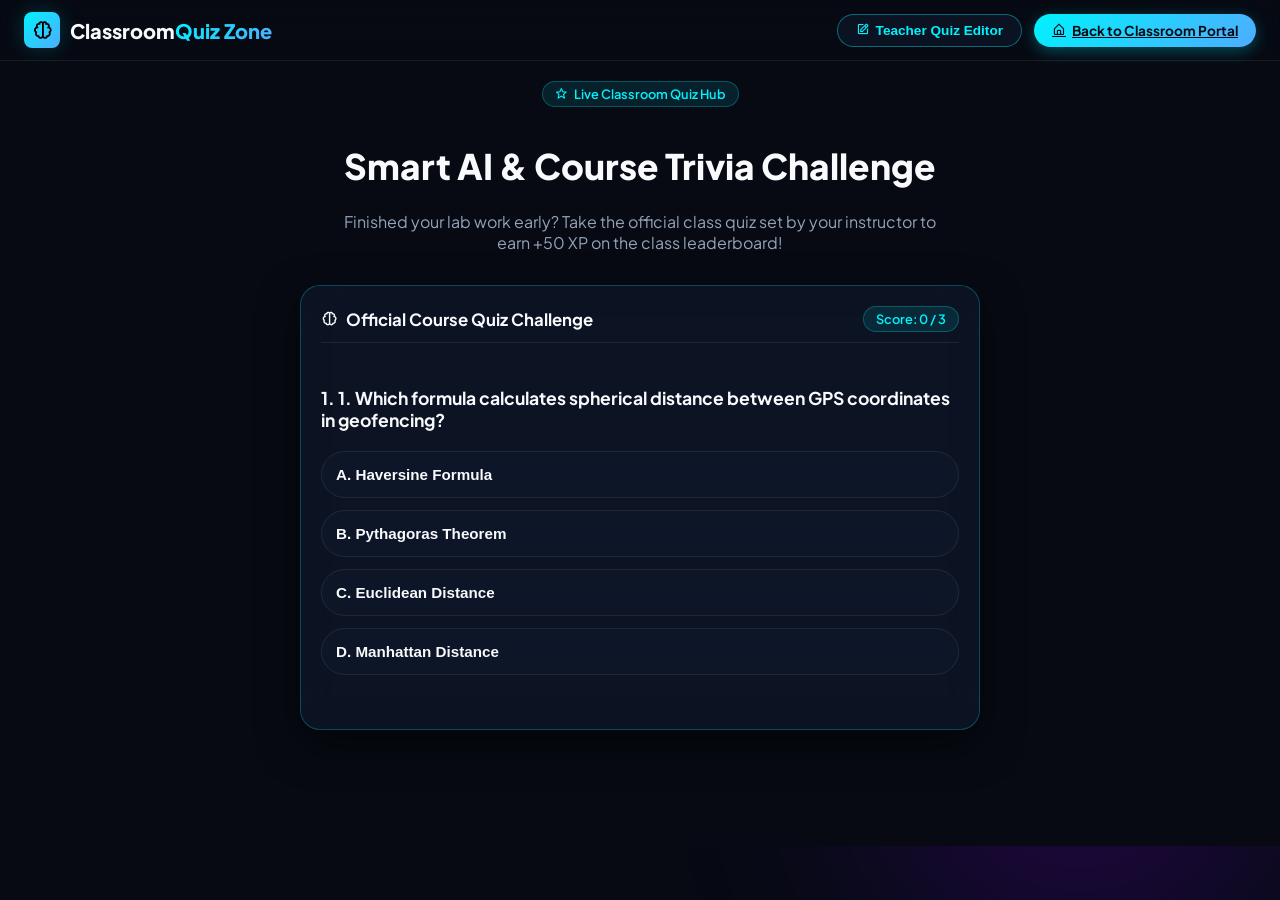
<file: pages/activities.html>
<!DOCTYPE html>
<html lang="en">
<head>
    <meta charset="UTF-8">
    <meta name="viewport" content="width=device-width, initial-scale=1.0">
    <title>Classroom Quiz Hub & Teacher Quiz Customizer</title>
    <link href="https://fonts.googleapis.com/css2?family=Plus+Jakarta+Sans:wght@400;600;700;800&display=swap" rel="stylesheet">
    <link href="https://unpkg.com/boxicons@2.1.4/css/boxicons.min.css" rel="stylesheet">
    <link rel="stylesheet" href="../css/styles.css">
</head>
<body>
    <div class="app-bg-glow">
        <div class="bg-orb bg-orb-1"></div>
        <div class="bg-orb bg-orb-2"></div>
    </div>

    <!-- Toast Notifications -->
    <div id="toast-container"></div>

    <!-- Navigation Header -->
    <nav class="navbar">
        <div class="brand">
            <div class="brand-icon"><i class='bx bx-brain'></i></div>
            <div class="brand-text">Classroom<span>Quiz Zone</span></div>
        </div>

        <div class="header-actions">
            <button class="btn-glass" id="toggleTeacherQuizEditorBtn" style="border-color: rgba(0, 242, 254, 0.4); color: var(--primary-cyan);">
                <i class='bx bx-edit'></i> Teacher Quiz Editor
            </button>
            <a href="../index.html" class="btn-primary">
                <i class='bx bx-home-alt'></i> Back to Classroom Portal
            </a>
        </div>
    </nav>

    <main class="main-container">
        
        <div style="text-align: center; margin-bottom: 32px;">
            <span class="badge-pill" style="margin-bottom: 12px;"><i class='bx bx-star'></i> Live Classroom Quiz Hub</span>
            <h1 style="font-size: 2.2rem; font-weight: 800;">Smart AI & Course Trivia Challenge</h1>
            <p style="color: var(--text-secondary); max-width: 600px; margin: 0 auto;">Finished your lab work early? Take the official class quiz set by your instructor to earn +50 XP on the class leaderboard!</p>
        </div>

        <!-- MAIN QUIZ DISPLAY CARD -->
        <div class="glass-panel" style="max-width: 680px; margin: 0 auto 36px; border-color: var(--border-glow);">
            <div class="panel-header">
                <div class="panel-title">
                    <i class='bx bx-brain'></i> Official Course Quiz Challenge
                </div>
                <span class="badge-pill" id="quizScoreBadge">Score: 0 / 0</span>
            </div>

            <div id="quizPlayContainer" style="padding: 10px 0;">
                <p id="quizQuestionText" style="font-size: 1.1rem; font-weight: 700; margin-bottom: 20px; color: var(--text-primary);">
                    Loading quiz question...
                </p>

                <div id="quizOptionsBox" style="display: flex; flex-direction: column; gap: 12px; margin-bottom: 24px;">
                    <!-- Filled by JS -->
                </div>
            </div>
        </div>

        <!-- TEACHER QUIZ CUSTOMIZER PANEL (Hidden by Default) -->
        <div class="glass-panel" id="teacherQuizEditorPanel" style="display: none; max-width: 680px; margin: 0 auto; border-color: rgba(245, 158, 11, 0.4);">
            <div class="panel-header">
                <div class="panel-title" style="color: var(--warning-amber);">
                    <i class='bx bx-edit-alt'></i> Instructor Custom Quiz Editor
                </div>
                <span class="badge-pill" style="border-color: rgba(245, 158, 11, 0.4); color: var(--warning-amber);">Teacher Exclusive</span>
            </div>

            <form id="addQuestionForm">
                <div class="form-group">
                    <label>New Question Text:</label>
                    <input type="text" id="newQuestionText" class="form-control" placeholder="e.g. What is the geofence radius of Room 304?" required>
                </div>

                <div style="display: grid; grid-template-columns: 1fr 1fr; gap: 12px; margin-bottom: 16px;">
                    <div class="form-group" style="margin-bottom:0;">
                        <label>Option A (Index 0):</label>
                        <input type="text" id="optA" class="form-control" placeholder="Option A" required>
                    </div>
                    <div class="form-group" style="margin-bottom:0;">
                        <label>Option B (Index 1):</label>
                        <input type="text" id="optB" class="form-control" placeholder="Option B" required>
                    </div>
                    <div class="form-group" style="margin-bottom:0;">
                        <label>Option C (Index 2):</label>
                        <input type="text" id="optC" class="form-control" placeholder="Option C" required>
                    </div>
                    <div class="form-group" style="margin-bottom:0;">
                        <label>Option D (Index 3):</label>
                        <input type="text" id="optD" class="form-control" placeholder="Option D" required>
                    </div>
                </div>

                <div class="form-group">
                    <label>Correct Option Number:</label>
                    <select id="correctOptSelect" class="form-control">
                        <option value="0">Option A (Index 0)</option>
                        <option value="1">Option B (Index 1)</option>
                        <option value="2">Option C (Index 2)</option>
                        <option value="3">Option D (Index 3)</option>
                    </select>
                </div>

                <button type="submit" class="btn-primary" style="width: 100%; justify-content: center;">
                    <i class='bx bx-plus-circle'></i> Add Question to Class Quiz
                </button>
            </form>
        </div>

    </main>

    <script src="../data/students.js"></script>
    <script>
        let quizList = DEFAULT_TEACHER_QUIZ;

        // Load custom saved quiz from localStorage if available
        const savedQuiz = localStorage.getItem('smart_class_custom_quiz');
        if (savedQuiz) {
            try { quizList = JSON.parse(savedQuiz); } catch(e){}
        }

        let qIndex = 0;
        let score = 0;

        function renderQuestion() {
            if (qIndex >= quizList.length) {
                document.getElementById('quizPlayContainer').innerHTML = `
                    <div style="text-align:center; padding: 20px;">
                        <i class='bx bx-trophy' style="font-size: 4rem; color: var(--warning-amber);"></i>
                        <h2 style="margin-top:12px; font-size:1.8rem; font-weight:800;">Quiz Completed!</h2>
                        <p style="color:var(--text-secondary); font-size:1.1rem; margin-top:6px;">Your Final Score: <strong>${score} / ${quizList.length}</strong></p>
                        <p style="color:var(--success-green); font-weight:700; margin-top:10px;">🎉 +50 XP Points Added to your Leaderboard Rank!</p>
                        <button class="btn-primary" onclick="resetQuiz()" style="margin-top:20px;">Retake Quiz</button>
                    </div>
                `;
                return;
            }

            const current = quizList[qIndex];
            document.getElementById('quizQuestionText').innerText = `${qIndex + 1}. ${current.q}`;
            document.getElementById('quizScoreBadge').innerText = `Score: ${score} / ${quizList.length}`;

            const box = document.getElementById('quizOptionsBox');
            box.innerHTML = '';

            current.options.forEach((opt, idx) => {
                const btn = document.createElement('button');
                btn.className = 'btn-glass';
                btn.style.cssText = 'text-align: left; width: 100%; padding: 14px; justify-content: flex-start; font-size: 0.95rem;';
                btn.innerText = `${String.fromCharCode(65 + idx)}. ${opt}`;
                btn.onclick = () => {
                    if (idx === current.ans) score++;
                    qIndex++;
                    renderQuestion();
                };
                box.appendChild(btn);
            });
        }

        function resetQuiz() {
            qIndex = 0;
            score = 0;
            renderQuestion();
        }

        document.addEventListener('DOMContentLoaded', () => {
            renderQuestion();

            // Toggle Teacher Editor Panel
            const toggleBtn = document.getElementById('toggleTeacherQuizEditorBtn');
            const panel = document.getElementById('teacherQuizEditorPanel');

            if (toggleBtn && panel) {
                toggleBtn.onclick = () => {
                    panel.style.display = panel.style.display === 'none' ? 'block' : 'none';
                };
            }

            // Form Submit for New Question
            const form = document.getElementById('addQuestionForm');
            if (form) {
                form.onsubmit = (e) => {
                    e.preventDefault();
                    const qText = document.getElementById('newQuestionText').value;
                    const a = document.getElementById('optA').value;
                    const b = document.getElementById('optB').value;
                    const c = document.getElementById('optC').value;
                    const d = document.getElementById('optD').value;
                    const correct = parseInt(document.getElementById('correctOptSelect').value);

                    quizList.push({
                        q: qText,
                        options: [a, b, c, d],
                        ans: correct
                    });

                    localStorage.setItem('smart_class_custom_quiz', JSON.stringify(quizList));
                    alert("New question added to Class Quiz successfully!");

                    form.reset();
                    resetQuiz();
                };
            }
        });
    </script>
</body>
</html>
</file>
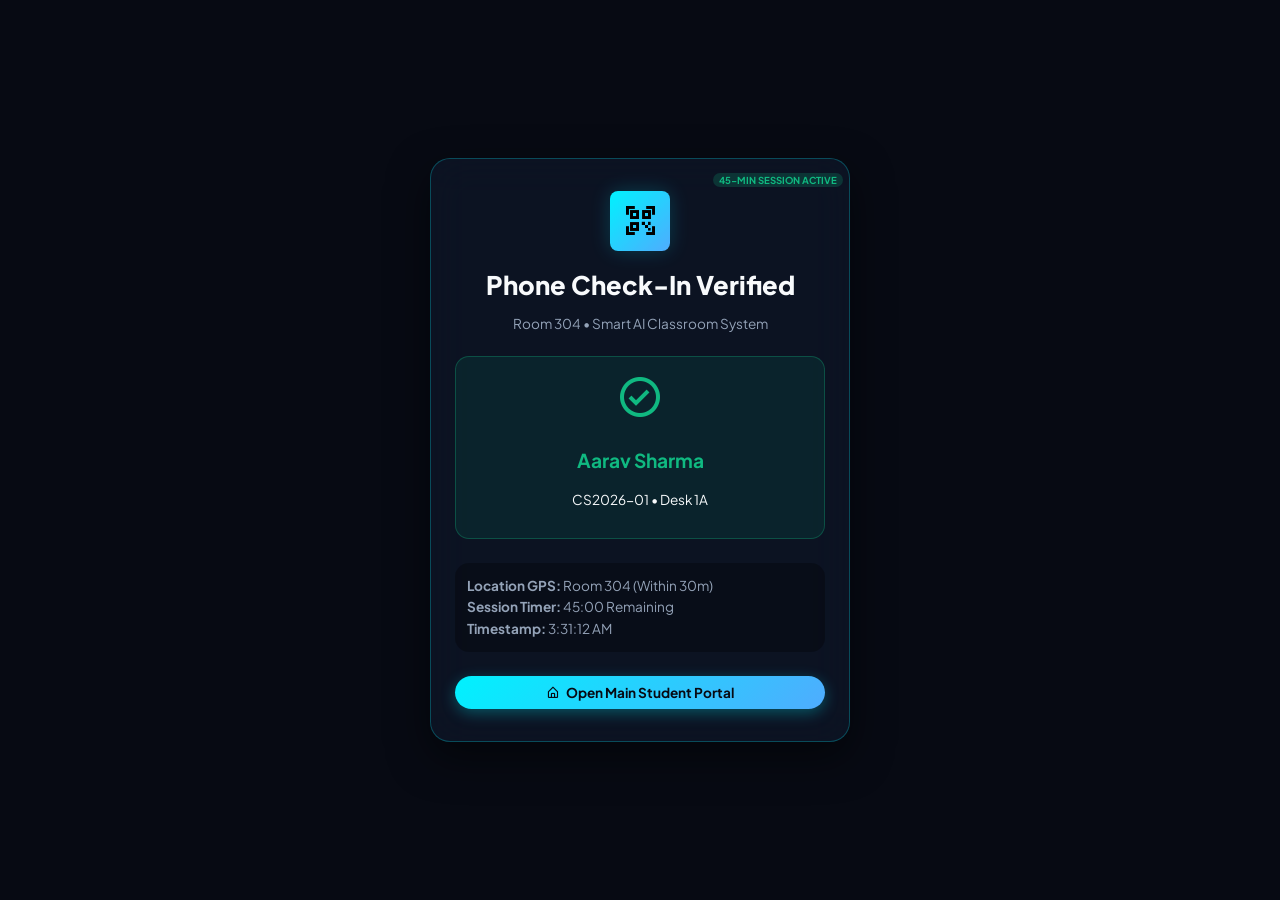
<file: pages/scan.html>
<!DOCTYPE html>
<html lang="en">
<head>
    <meta charset="UTF-8">
    <meta name="viewport" content="width=device-width, initial-scale=1.0">
    <title>Room 304 – Mobile QR Attendance Verification</title>
    <link href="https://fonts.googleapis.com/css2?family=Plus+Jakarta+Sans:wght@400;600;700;800&display=swap" rel="stylesheet">
    <link href="https://unpkg.com/boxicons@2.1.4/css/boxicons.min.css" rel="stylesheet">
    <link rel="stylesheet" href="../css/styles.css">
</head>
<body style="display: flex; align-items: center; justify-content: center; min-height: 100vh; padding: 20px;">
    
    <div class="glass-panel" style="max-width: 420px; width: 100%; text-align: center; border-color: var(--border-glow); padding: 32px 24px;">
        <div class="brand-icon" style="margin: 0 auto 16px; width: 60px; height: 60px; font-size: 2.2rem;">
            <i class='bx bx-qr-scan'></i>
        </div>

        <h1 style="font-size: 1.6rem; font-weight: 800; margin-bottom: 6px;">Phone Check-In Verified</h1>
        <p style="font-size: 0.85rem; color: var(--text-secondary); margin-bottom: 24px;">Room 304 • Smart AI Classroom System</p>

        <div style="background: rgba(16, 185, 129, 0.1); border: 1px solid rgba(16, 185, 129, 0.3); padding: 16px; border-radius: var(--radius-md); margin-bottom: 24px;">
            <i class='bx bx-check-circle' style="font-size: 3rem; color: var(--success-green); margin-bottom: 8px;"></i>
            <h3 id="studentDetectedName" style="font-size: 1.2rem; font-weight: 700; color: var(--success-green);">Aarav Sharma</h3>
            <p id="studentDetectedEnroll" style="font-size: 0.85rem; color: var(--text-primary);">CS2026-01 • Desk 1A</p>
            <div class="seat-badge present" style="margin-top: 8px; display: inline-block;">45-MIN SESSION ACTIVE</div>
        </div>

        <div style="font-size: 0.85rem; color: var(--text-secondary); line-height: 1.6; background: rgba(0,0,0,0.3); padding: 12px; border-radius: var(--radius-md); margin-bottom: 24px; text-align: left;">
            <div><strong>Location GPS:</strong> Room 304 (Within 30m)</div>
            <div><strong>Session Timer:</strong> 45:00 Remaining</div>
            <div><strong>Timestamp:</strong> <span id="scanTimestamp">Just Now</span></div>
        </div>

        <a href="../index.html" class="btn-primary" style="width: 100%; justify-content: center; text-decoration: none;">
            <i class='bx bx-home-alt'></i> Open Main Student Portal
        </a>
    </div>

    <script>
        document.addEventListener('DOMContentLoaded', () => {
            const urlParams = new URLSearchParams(window.location.search);
            const enroll = urlParams.get('enroll') || "CS2026-01";
            const name = urlParams.get('name') || "Aarav Sharma";

            document.getElementById('studentDetectedName').innerText = name;
            document.getElementById('studentDetectedEnroll').innerText = `${enroll} • Desk 1A`;
            document.getElementById('scanTimestamp').innerText = new Date().toLocaleTimeString();
        });
    </script>
</body>
</html>
</file>
<file: css/styles.css>
/* ============================================================
   SMART AI CLASSROOM - PERFECT VIEWPORT RATIO & CLEAN DESIGN SYSTEM
   ============================================================ */

:root {
    --bg-dark: #070a13;
    --bg-card: rgba(15, 23, 42, 0.7);
    --bg-card-hover: rgba(30, 41, 59, 0.85);
    --border-color: rgba(255, 255, 255, 0.08);
    --border-glow: rgba(0, 242, 254, 0.25);
    
    --primary-cyan: #00F2FE;
    --primary-purple: #4FACFE;
    --accent-glow: linear-gradient(135deg, #00F2FE 0%, #4FACFE 100%);
    
    --success-green: #10B981;
    --warning-amber: #F59E0B;
    --danger-rose: #F43F5E;
    
    --text-primary: #F8FAFC;
    --text-secondary: #94A3B8;
    --text-muted: #64748B;
    
    --radius-sm: 8px;
    --radius-md: 14px;
    --radius-lg: 20px;
    --radius-full: 9999px;
    
    --shadow-glass: 0 15px 40px rgba(0, 0, 0, 0.5);
    --shadow-neon: 0 0 20px rgba(0, 242, 254, 0.2);
}

html, body {
    width: 100%;
    max-width: 100%;
    overflow-x: hidden !important;
    margin: 0;
    padding: 0;
    background-color: var(--bg-dark);
    color: var(--text-primary);
    font-family: 'Plus Jakarta Sans', 'Outfit', sans-serif;
    -webkit-font-smoothing: antialiased;
    box-sizing: border-box;
}

*, *:before, *:after {
    box-sizing: inherit;
}

/* Background Glow Orbs */
.app-bg-glow {
    position: fixed;
    inset: 0;
    z-index: -1;
    overflow: hidden;
    pointer-events: none;
}

.bg-orb {
    position: absolute;
    border-radius: 50%;
    filter: blur(100px);
    opacity: 0.3;
}

.bg-orb-1 { width: 500px; height: 500px; background: radial-gradient(circle, #00F2FE 0%, rgba(0, 242, 254, 0) 70%); top: -100px; left: -100px; }
.bg-orb-2 { width: 600px; height: 600px; background: radial-gradient(circle, #7F00FF 0%, rgba(127, 0, 255, 0) 70%); bottom: -150px; right: -100px; }

@keyframes shake {
    0%, 100% { transform: translateX(0); }
    20%, 60% { transform: translateX(-10px); }
    40%, 80% { transform: translateX(10px); }
}

/* Navigation Bar */
.navbar {
    display: flex;
    justify-content: space-between;
    align-items: center;
    padding: 12px 24px;
    background: rgba(7, 10, 19, 0.9);
    backdrop-filter: blur(20px);
    border-bottom: 1px solid var(--border-color);
    position: sticky;
    top: 0;
    z-index: 1000;
    width: 100%;
}

.brand { display: flex; align-items: center; gap: 10px; font-size: 1.25rem; font-weight: 800; }
.brand-icon { width: 36px; height: 36px; border-radius: var(--radius-sm); background: var(--accent-glow); display: flex; align-items: center; justify-content: center; color: #000; font-size: 1.3rem; box-shadow: var(--shadow-neon); }
.brand-text span { background: var(--accent-glow); -webkit-background-clip: text; -webkit-text-fill-color: transparent; }

.header-actions { display: flex; align-items: center; gap: 12px; }

.social-link-btn {
    display: inline-flex;
    align-items: center;
    justify-content: center;
    width: 36px;
    height: 36px;
    border-radius: 50%;
    background: rgba(255, 255, 255, 0.05);
    border: 1px solid var(--border-color);
    color: var(--text-primary);
    font-size: 1.2rem;
    text-decoration: none;
    transition: all 0.25s;
}

.social-link-btn:hover {
    background: var(--accent-glow);
    color: #070a13;
    box-shadow: var(--shadow-neon);
}

.badge-pill { display: inline-flex; align-items: center; gap: 6px; padding: 4px 12px; border-radius: var(--radius-full); background: rgba(0, 242, 254, 0.1); border: 1px solid rgba(0, 242, 254, 0.25); color: var(--primary-cyan); font-size: 0.8rem; font-weight: 600; }
.badge-pill .pulse-dot { width: 7px; height: 7px; border-radius: 50%; background: var(--primary-cyan); box-shadow: 0 0 8px var(--primary-cyan); animation: pulse 1.8s infinite; }

@keyframes pulse { 0%, 100% { transform: scale(1); opacity: 1; } 50% { transform: scale(1.4); opacity: 0.5; } }

/* 3-DOT KEBAB SYSTEM */
.kebab-menu-container { position: relative; }

.kebab-btn {
    width: 40px;
    height: 40px;
    border-radius: 50%;
    background: var(--bg-card);
    border: 1px solid var(--border-color);
    color: var(--text-primary);
    font-size: 1.4rem;
    display: flex;
    align-items: center;
    justify-content: center;
    cursor: pointer;
    backdrop-filter: blur(10px);
    transition: all 0.25s ease;
}

.kebab-btn:hover {
    background: var(--bg-card-hover);
    border-color: var(--primary-cyan);
    color: var(--primary-cyan);
}

.kebab-dropdown {
    position: absolute;
    top: 50px;
    right: 0;
    width: 290px;
    background: rgba(11, 15, 25, 0.96);
    border: 1px solid var(--border-glow);
    border-radius: var(--radius-lg);
    padding: 10px;
    backdrop-filter: blur(25px);
    box-shadow: 0 15px 50px rgba(0, 0, 0, 0.8);
    display: none;
    flex-direction: column;
    gap: 4px;
    z-index: 2000;
}

.kebab-dropdown.active {
    display: flex !important;
}

.kebab-item {
    display: flex;
    align-items: center;
    gap: 10px;
    padding: 10px 12px;
    border-radius: var(--radius-md);
    background: transparent;
    border: none;
    color: var(--text-primary);
    font-size: 0.85rem;
    font-weight: 600;
    cursor: pointer;
    text-align: left;
    text-decoration: none;
    width: 100%;
    transition: background 0.2s, color 0.2s;
}

.kebab-item:hover {
    background: rgba(255, 255, 255, 0.06);
    color: var(--primary-cyan);
}

.btn-primary { display: inline-flex; align-items: center; gap: 6px; padding: 8px 18px; border-radius: var(--radius-full); background: var(--accent-glow); color: #070a13; font-weight: 700; font-size: 0.85rem; border: none; cursor: pointer; transition: all 0.25s ease; box-shadow: 0 4px 15px rgba(0, 242, 254, 0.3); }
.btn-primary:hover { transform: translateY(-2px); box-shadow: 0 6px 25px rgba(0, 242, 254, 0.5); }

.btn-glass { display: inline-flex; align-items: center; gap: 6px; padding: 8px 18px; border-radius: var(--radius-full); background: var(--bg-card); border: 1px solid var(--border-color); color: var(--text-primary); font-weight: 600; font-size: 0.85rem; cursor: pointer; backdrop-filter: blur(10px); transition: all 0.25s ease; }
.btn-glass:hover { background: var(--bg-card-hover); border-color: rgba(255, 255, 255, 0.2); }

.btn-delete { padding: 4px 8px; font-size: 0.72rem; border-radius: 6px; background: rgba(244, 63, 94, 0.12); border: 1px solid rgba(244, 63, 94, 0.3); color: var(--danger-rose); cursor: pointer; }
.btn-delete:hover { background: rgba(244, 63, 94, 0.3); }

/* MAIN CONTAINER VIEWPORT FIT */
.main-container {
    width: 100%;
    max-width: 1280px;
    margin: 0 auto;
    padding: 20px 24px 80px;
}

.stats-banner { display: grid; grid-template-columns: repeat(4, 1fr); gap: 16px; margin-bottom: 20px; }
.stat-card { background: var(--bg-card); border: 1px solid var(--border-color); border-radius: var(--radius-md); padding: 16px; backdrop-filter: blur(15px); display: flex; align-items: center; gap: 12px; }
.stat-icon { width: 42px; height: 42px; border-radius: var(--radius-sm); display: flex; align-items: center; justify-content: center; font-size: 1.3rem; }
.stat-icon.cyan { background: rgba(0, 242, 254, 0.12); color: var(--primary-cyan); }
.stat-icon.green { background: rgba(16, 185, 129, 0.12); color: var(--success-green); }
.stat-icon.amber { background: rgba(245, 158, 11, 0.12); color: var(--warning-amber); }
.stat-icon.purple { background: rgba(127, 0, 255, 0.12); color: #A855F7; }

.stat-info h4 { font-size: 0.78rem; color: var(--text-secondary); text-transform: uppercase; letter-spacing: 0.04em; }
.stat-info .stat-value { font-size: 1.4rem; font-weight: 800; color: var(--text-primary); }

.dashboard-grid { display: grid; grid-template-columns: 1.8fr 1fr; gap: 20px; width: 100%; }

.glass-panel { background: var(--bg-card); border: 1px solid var(--border-color); border-radius: var(--radius-lg); padding: 20px; backdrop-filter: blur(20px); box-shadow: var(--shadow-glass); width: 100%; }
.panel-header { display: flex; justify-content: space-between; align-items: center; margin-bottom: 16px; padding-bottom: 10px; border-bottom: 1px solid var(--border-color); }
.panel-title { font-size: 1.05rem; font-weight: 700; display: flex; align-items: center; gap: 8px; }

/* SEATING GRID */
.seating-grid-container { display: grid; grid-template-columns: repeat(5, 1fr); gap: 12px; margin-top: 12px; }
.seat-card { background: rgba(15, 23, 42, 0.8); border: 1px solid var(--border-color); border-radius: var(--radius-md); padding: 12px 8px; text-align: center; position: relative; transition: all 0.3s ease; cursor: pointer; }
.seat-card:hover { transform: translateY(-3px); border-color: var(--primary-cyan); }

.seat-card.status-present { border-color: rgba(16, 185, 129, 0.4); background: linear-gradient(180deg, rgba(16, 185, 129, 0.08) 0%, rgba(15, 23, 42, 0.8) 100%); }
.seat-card.status-absent { border-color: rgba(244, 63, 94, 0.3); background: linear-gradient(180deg, rgba(244, 63, 94, 0.05) 0%, rgba(15, 23, 42, 0.8) 100%); }
.seat-card.status-out-of-zone { border-color: rgba(245, 158, 11, 0.6); background: linear-gradient(180deg, rgba(245, 158, 11, 0.12) 0%, rgba(15, 23, 42, 0.8) 100%); }

.seat-badge { position: absolute; top: 6px; right: 6px; font-size: 0.6rem; font-weight: 700; padding: 1px 6px; border-radius: var(--radius-full); text-transform: uppercase; }
.seat-badge.present { background: rgba(16, 185, 129, 0.2); color: var(--success-green); }
.seat-badge.absent { background: rgba(244, 63, 94, 0.2); color: var(--danger-rose); }
.seat-badge.warning { background: rgba(245, 158, 11, 0.2); color: var(--warning-amber); }

.seat-avatar { width: 44px; height: 44px; border-radius: 50%; object-fit: cover; margin: 6px auto; border: 2px solid var(--border-color); }
.seat-card.status-present .seat-avatar { border-color: var(--success-green); }

.student-name { font-size: 0.82rem; font-weight: 700; white-space: nowrap; overflow: hidden; text-overflow: ellipsis; }
.student-roll { font-size: 0.7rem; color: var(--text-secondary); }
.timer-pill { margin-top: 6px; display: inline-block; padding: 2px 8px; background: rgba(0, 0, 0, 0.4); border: 1px solid var(--border-color); border-radius: var(--radius-full); font-size: 0.7rem; font-weight: 700; color: var(--primary-cyan); }

/* ROSTER TABLE */
.roster-table { width: 100%; border-collapse: collapse; margin-top: 10px; }
.roster-table th { text-align: left; padding: 10px 12px; font-size: 0.72rem; text-transform: uppercase; color: var(--text-muted); border-bottom: 1px solid var(--border-color); }
.roster-table td { padding: 10px 12px; border-bottom: 1px solid var(--border-color); font-size: 0.84rem; }

.user-cell { display: flex; align-items: center; gap: 10px; }
.user-cell img { width: 32px; height: 32px; border-radius: 50%; object-fit: cover; }

/* RADAR MAP */
.radar-map-container { width: 100%; height: 210px; border-radius: var(--radius-md); background: #040711; border: 1px solid var(--border-color); position: relative; overflow: hidden; display: flex; align-items: center; justify-content: center; margin-bottom: 12px; }
.radar-circle { position: absolute; border-radius: 50%; border: 1px dashed rgba(0, 242, 254, 0.3); }
.radar-circle-1 { width: 70px; height: 70px; }
.radar-circle-2 { width: 140px; height: 140px; }
.radar-circle-3 { width: 190px; height: 190px; border-style: solid; border-color: rgba(16, 185, 129, 0.5); background: rgba(16, 185, 129, 0.04); }
.radar-sweep { position: absolute; width: 190px; height: 190px; border-radius: 50%; background: conic-gradient(from 0deg, rgba(0, 242, 254, 0.3) 0deg, transparent 60deg); animation: sweep 4s linear infinite; }
@keyframes sweep { 0% { transform: rotate(0deg); } 100% { transform: rotate(360deg); } }
.radar-pin { position: absolute; width: 9px; height: 9px; border-radius: 50%; background: var(--primary-cyan); box-shadow: 0 0 10px var(--primary-cyan); cursor: pointer; }

/* FLOATING QR WIDGET */
.floating-qr-widget { position: fixed; bottom: 20px; right: 20px; z-index: 1000; }
.qr-toggle-btn { width: 56px; height: 56px; border-radius: 50%; background: var(--accent-glow); border: none; color: #070a13; font-size: 1.6rem; display: flex; align-items: center; justify-content: center; cursor: pointer; box-shadow: 0 8px 30px rgba(0, 242, 254, 0.5); }
.qr-widget-modal { position: absolute; bottom: 70px; right: 0; width: 300px; background: rgba(11, 15, 25, 0.96); border: 1px solid var(--border-glow); backdrop-filter: blur(25px); border-radius: var(--radius-lg); padding: 16px; box-shadow: 0 15px 50px rgba(0, 0, 0, 0.8); display: none; }
.qr-widget-modal.active { display: block !important; }

/* LOGS BOX */
.activity-logs-box { max-height: 180px; overflow-y: auto; }
.log-item { font-size: 0.78rem; padding: 6px 10px; border-radius: var(--radius-sm); background: rgba(255, 255, 255, 0.03); border-left: 3px solid var(--primary-cyan); margin-bottom: 6px; }

/* TOASTS */
#toast-container { position: fixed; top: 20px; right: 20px; z-index: 3000; display: flex; flex-direction: column; gap: 8px; }
.toast { padding: 12px 18px; border-radius: var(--radius-md); background: rgba(11, 15, 25, 0.95); border: 1px solid var(--border-color); color: #fff; font-size: 0.85rem; font-weight: 600; box-shadow: 0 10px 30px rgba(0, 0, 0, 0.5); }
.toast.success { border-color: var(--success-green); border-left: 4px solid var(--success-green); }
.toast.warning { border-color: var(--warning-amber); border-left: 4px solid var(--warning-amber); }
.toast.error { border-color: var(--danger-rose); border-left: 4px solid var(--danger-rose); }
.toast.info { border-color: var(--primary-cyan); border-left: 4px solid var(--primary-cyan); }

/* PERFECT RESPONSIVE MEDIA QUERIES */
@media (max-width: 1024px) {
    .stats-banner { grid-template-columns: repeat(2, 1fr); }
    .dashboard-grid { grid-template-columns: 1fr; }
    .seating-grid-container { grid-template-columns: repeat(3, 1fr); }
}

@media (max-width: 640px) {
    .stats-banner { grid-template-columns: 1fr; }
    .seating-grid-container { grid-template-columns: repeat(2, 1fr); }
    .main-container { padding: 12px; }
    .navbar { padding: 12px 16px; }
}
</file>
